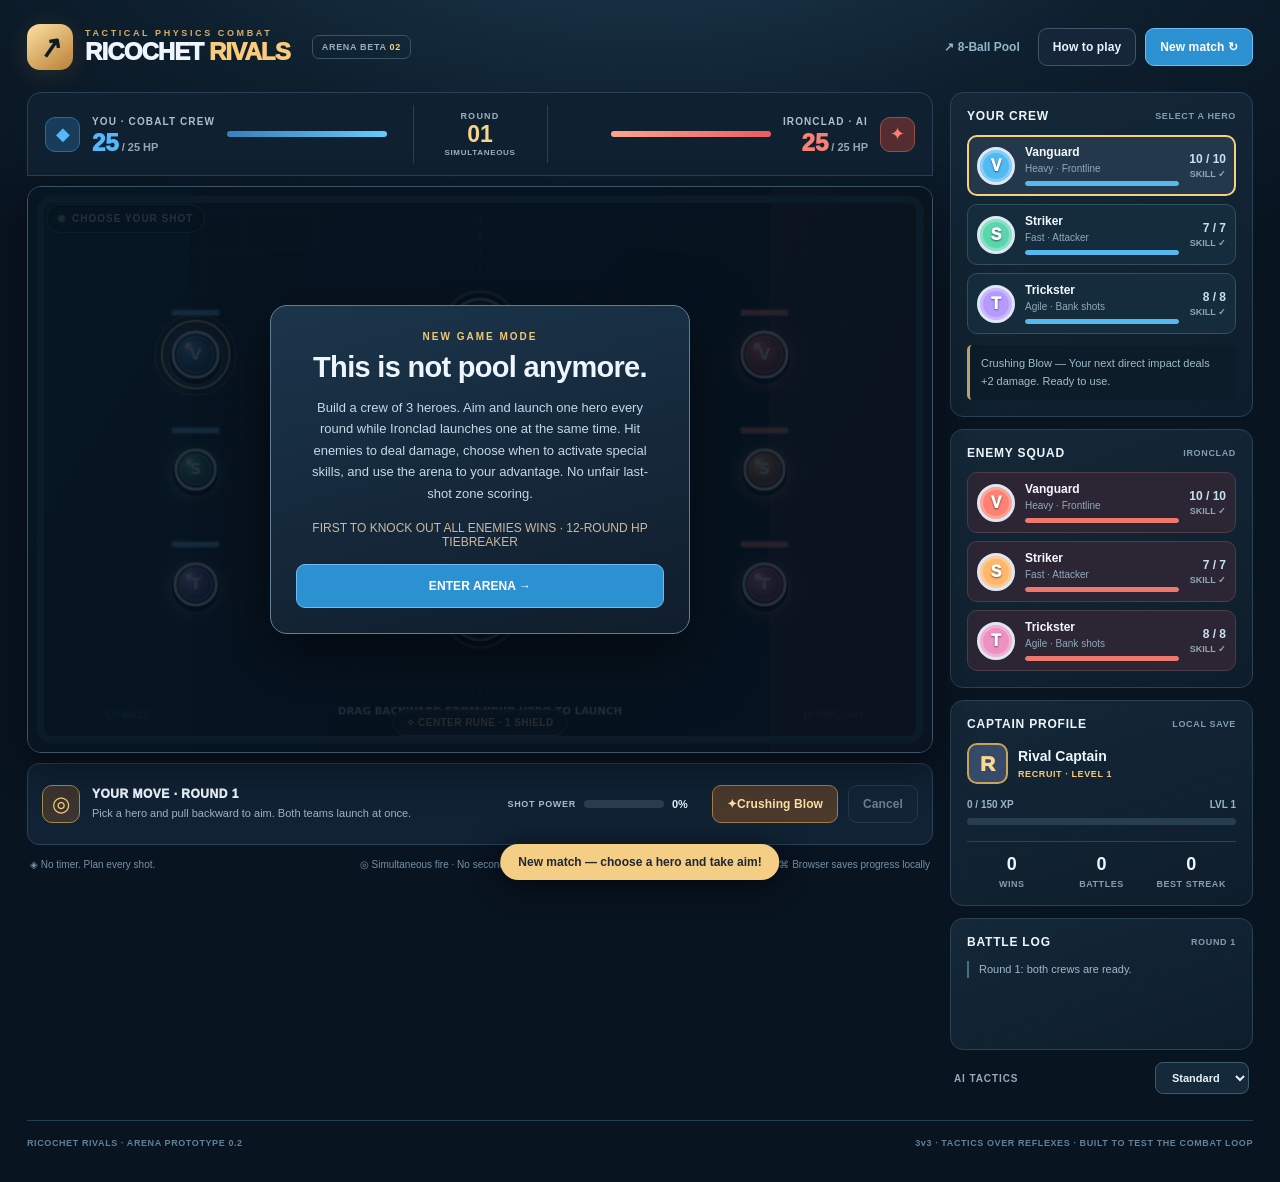
<file: index.html>
<!doctype html>
<html lang="en">
<head>
<meta charset="utf-8"><meta name="viewport" content="width=device-width,initial-scale=1">
<meta name="theme-color" content="#0a1421">
<meta name="description" content="Ricochet Rivals: a simultaneous-turn tactical physics battler.">
<title>Ricochet Rivals — Arena Battler</title>
<link rel="stylesheet" href="./styles.css">
<script defer src="./game.js"></script>
</head>
<body>
<div class="site-shell">
  <header class="topbar">
    <div class="brand"><div class="brand-icon"><span>↗</span></div><div><div class="overline">TACTICAL PHYSICS COMBAT</div><h1>RICOCHET <em>RIVALS</em></h1></div><span class="version">ARENA BETA <b>02</b></span></div>
    <div class="top-actions"><a href="./classic.html" class="subtle-link" title="Play 8-ball pool against the AI">↗ 8-Ball Pool</a><button class="button quiet" id="rulesBtn">How to play</button><button class="button accent" id="newBtn">New match <span>↻</span></button></div>
  </header>
  <main class="layout">
    <section class="battle-column">
      <div class="score-strip">
        <div class="team blue"><span class="team-symbol">◆</span><div><span class="team-tag">YOU · COBALT CREW</span><div class="team-hp"><span id="playerHp">25</span><small id="playerHpMax">/ 25 HP</small></div></div><div class="health-track"><div class="health-fill bluefill" id="playerHealthBar"></div></div></div>
        <div class="round-counter"><span>ROUND</span><b id="roundNum">01</b><span id="roundMode">SIMULTANEOUS</span></div>
        <div class="team red"><div class="health-track"><div class="health-fill redfill" id="enemyHealthBar"></div></div><div><span class="team-tag">IRONCLAD · AI</span><div class="team-hp"><span id="enemyHp">25</span><small id="enemyHpMax">/ 25 HP</small></div></div><span class="team-symbol">✦</span></div>
      </div>
      <div class="arena-box" id="arenaBox">
        <canvas id="arena" width="960" height="600" aria-label="Tactical game arena with draggable hero discs"></canvas>
        <div class="arena-badge"><i></i> <span id="phaseBadge">CHOOSE YOUR SHOT</span></div>
        <div id="centerBadge" class="center-badge">✧ CENTER RUNE · 1 SHIELD</div>
        <div class="modal-backdrop hidden" id="modal">
          <div class="modal">
            <div class="eyebrow" id="modalTag">ARENA BRIEFING</div>
            <h2 id="modalTitle">How to play</h2>
            <p id="modalBody">Pick a hero, drag backward and release. Your shot and the AI's launch at the same time. Collisions deal damage. Defeat the other crew.</p>
            <div id="modalStats" class="modal-stats"></div>
            <button class="button accent modal-action" id="modalButton">LET'S FIGHT →</button>
          </div>
        </div>
      </div>
      <div class="control-deck">
        <div class="status-area"><div class="status-icon" id="statusIcon">◎</div><div><div class="status-heading" id="statusTitle">YOUR MOVE — CHOOSE A HERO</div><div class="status-caption" id="statusText">Select a hero disc or roster card. Drag backward to aim your shot.</div></div></div>
        <div class="control-actions">
          <div class="power-group"><span>SHOT POWER</span><div class="power-track"><div id="powerBar" class="power-bar"></div></div><b id="powerPercent">0%</b></div>
          <button id="skillBtn" class="button skill-button" disabled><span id="skillSymbol">✦</span><span id="skillLabel">Select a hero</span></button>
          <button id="cancelBtn" class="button quiet" disabled>Cancel</button>
        </div>
      </div>
      <div class="bottom-notes"><span>◈ No timer. Plan every shot.</span><span>◎ Simultaneous fire · No second-turn advantage</span><span>⌘ Browser saves progress locally</span></div>
    </section>
    <aside class="sidebar">
      <section class="panel hero-panel">
        <div class="panel-title"><h2>YOUR CREW</h2><span class="tiny-label">SELECT A HERO</span></div>
        <div id="heroRoster" class="roster"></div>
        <div class="tip" id="selectedTip">Each hero has a unique strength and a cooldown ability. Select a disc to see its skill.</div>
      </section>
      <section class="panel">
        <div class="panel-title"><h2>ENEMY SQUAD</h2><span class="tiny-label">IRONCLAD</span></div>
        <div id="enemyRoster" class="roster enemy-roster"></div>
      </section>
      <section class="panel profile-panel">
        <div class="panel-title"><h2>CAPTAIN PROFILE</h2><span class="tiny-label">LOCAL SAVE</span></div>
        <div class="profile-row"><div class="profile-avatar">R</div><div><b>Rival Captain</b><span id="profileRank">RECRUIT · LEVEL 1</span></div></div>
        <div class="xp-head"><span id="xpCount">0 / 150 XP</span><span id="profileLevel">LVL 1</span></div>
        <div class="xp-track"><div id="xpBar"></div></div>
        <div class="profile-stats"><div><strong id="profileWins">0</strong><span>WINS</span></div><div><strong id="profileGames">0</strong><span>BATTLES</span></div><div><strong id="profileStreak">0</strong><span>BEST STREAK</span></div></div>
      </section>
      <section class="panel">
        <div class="panel-title"><h2>BATTLE LOG</h2><span class="tiny-label" id="logRound">ROUND 1</span></div>
        <div id="battleLog" class="battle-log" aria-live="polite"><p>Your crew has entered the arena.</p></div>
      </section>
      <div class="difficulty"><label for="difficulty">AI TACTICS</label><select id="difficulty"><option value="casual">Casual</option><option value="standard" selected>Standard</option><option value="expert">Expert</option></select></div>
    </aside>
  </main>
  <footer class="footer"><span>RICOCHET RIVALS · ARENA PROTOTYPE 0.2</span><span>3v3 · TACTICS OVER REFLEXES · BUILT TO TEST THE COMBAT LOOP</span></footer>
</div>
<div class="toast" id="toast" role="status" aria-live="polite"></div>
</body></html>
</file>
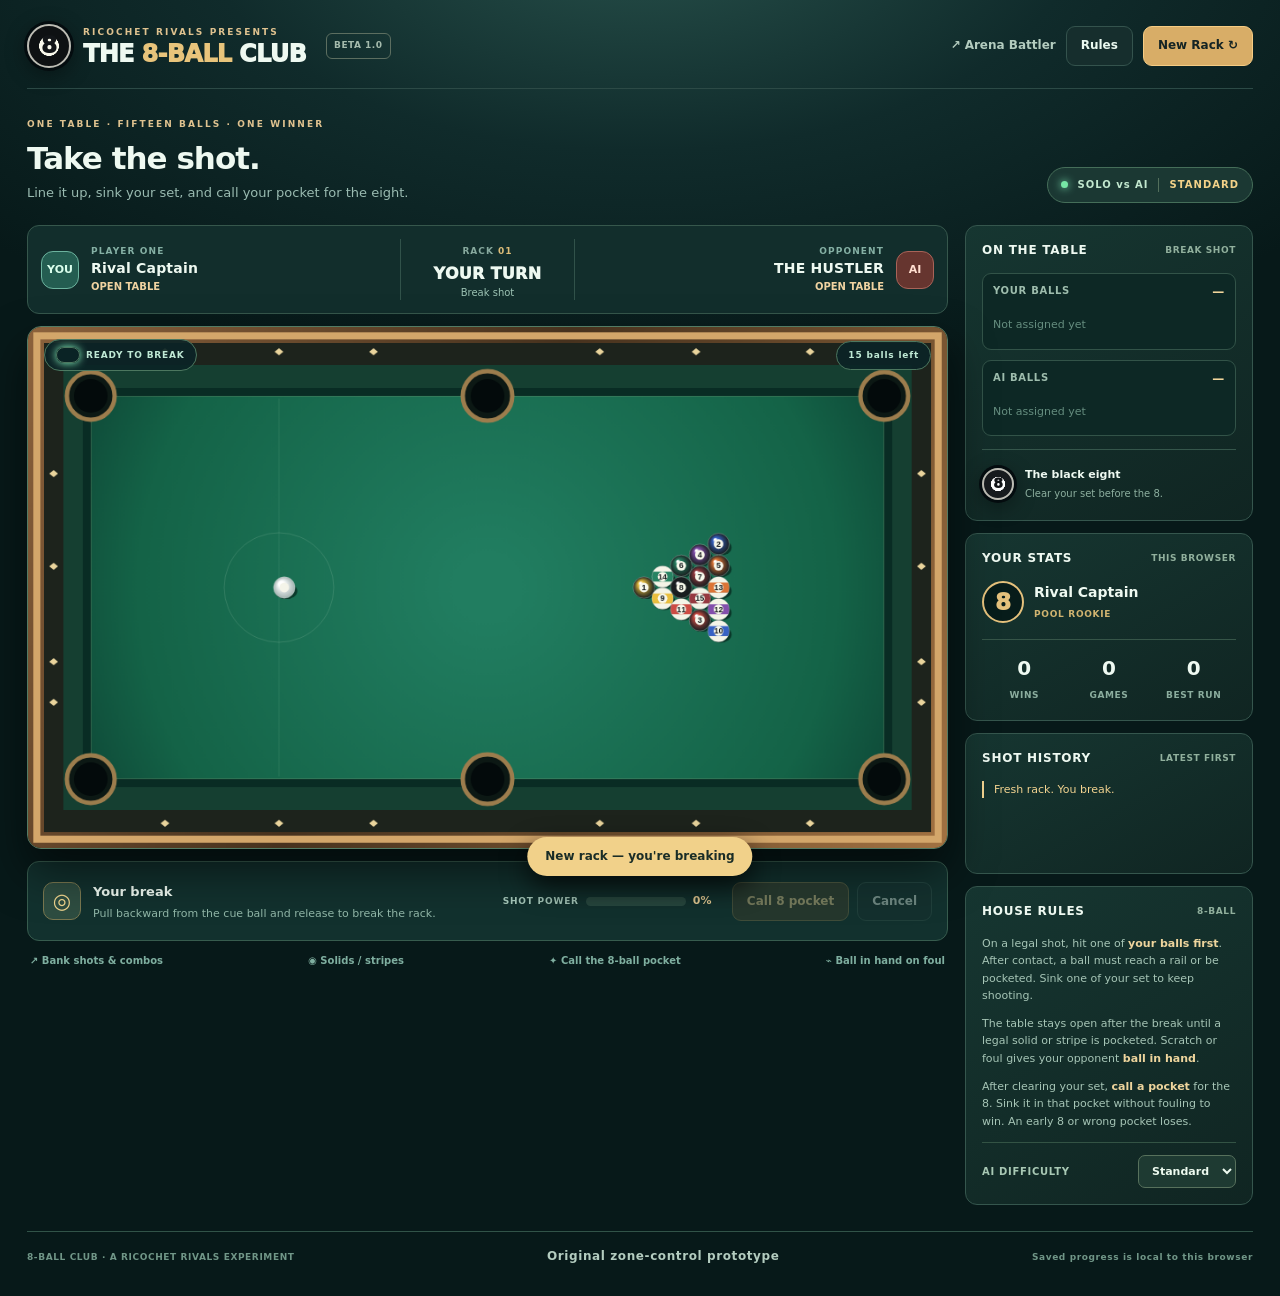
<file: classic.html>
<!doctype html>
<html lang="en"><head><meta charset="utf-8"><meta name="viewport" content="width=device-width, initial-scale=1">
<meta name="theme-color" content="#071b1b"><meta name="description" content="Ricochet 8-Ball: play a complete game of 8-ball pool against the computer.">
<title>Ricochet 8-Ball — Play Pool</title><link rel="stylesheet" href="./pool.css"><script defer src="./pool.js"></script></head>
<body><div class="shell">
<header class="topbar">
  <div class="brand"><span class="brandball">8</span><div><div class="eyebrow">RICOCHET RIVALS PRESENTS</div><h1>THE <em>8-BALL</em> CLUB</h1></div><span class="build">BETA 1.0</span></div>
  <nav><a href="./index.html" class="link">↗ Arena Battler</a><button class="button ghost" id="rulesBtn">Rules</button><button class="button primary" id="newBtn">New Rack ↻</button></nav>
</header>
<div class="hero-copy"><div><span class="eyebrow">ONE TABLE · FIFTEEN BALLS · ONE WINNER</span><h2>Take the shot.</h2><p>Line it up, sink your set, and call your pocket for the eight.</p></div><div class="match-chip"><span class="pulse"></span><span>SOLO vs AI</span><b id="difficultyChip">STANDARD</b></div></div>
<main class="layout">
  <section class="main-stage">
    <div class="scorestrip">
      <div class="contestant player"><span class="player-avatar">YOU</span><div><small>PLAYER ONE</small><strong>Rival Captain</strong><span class="group-text" id="humanGroup">OPEN TABLE</span></div></div>
      <div class="scoremiddle"><span class="label">RACK <b id="rackNumber">01</b></span><div class="turntitle" id="turnTitle">YOUR BREAK</div><div class="turnsub" id="turnSub">Drag back from the cue ball</div></div>
      <div class="contestant computer"><div><small>OPPONENT</small><strong>THE HUSTLER</strong><span class="group-text" id="aiGroup">OPEN TABLE</span></div><span class="player-avatar red">AI</span></div>
    </div>
    <div class="table-frame">
      <canvas id="poolCanvas" width="1040" height="590" aria-label="Eight-ball pool table. Pull backward from the white cue ball to aim and shoot."></canvas>
      <div class="table-hud"><span id="tablePhase"><span class="signal"></span> READY TO BREAK</span><span id="ballCount">15 balls left</span></div>
      <div class="call-overlay hidden" id="callHelp">Choose the pocket where you'll sink the eight • Click a glowing pocket</div>
      <div class="overlay hidden" id="overlay"><div class="overlay-card"><span class="eyebrow" id="overlayTag">MATCH COMPLETE</span><h2 id="overlayHeading">You win.</h2><p id="overlayBody">Run it back?</p><div class="overlay-score" id="overlayScore"></div><button class="button primary" id="overlayButton">PLAY AGAIN ↻</button></div></div>
    </div>
    <div class="shot-panel">
      <div class="shot-message"><span class="shot-icon" id="statusIcon">◎</span><div><strong id="statusTitle">Your break</strong><p id="statusDescription">Pull backward from the white cue ball to set angle and power, then release.</p></div></div>
      <div class="shot-controls"><div class="power"><small>SHOT POWER</small><div class="power-rail"><div id="powerFill"></div></div><strong id="powerValue">0%</strong></div><button class="button call" id="callBtn" disabled>Call 8 pocket</button><button class="button ghost" id="resetAim" disabled>Cancel</button></div>
    </div>
    <div class="quick-tips"><span>↗ Bank shots & combos</span><span>◉ Solids / stripes</span><span>✦ Call the 8-ball pocket</span><span>⌁ Ball in hand on foul</span></div>
  </section>
  <aside class="sidebar">
    <section class="panel"><div class="panel-heading"><h3>ON THE TABLE</h3><span class="tiny" id="turnBadge">BREAK SHOT</span></div>
      <div class="sets"><div class="setbox"><div class="set-label"><span>YOUR BALLS</span><b id="playerLeft">—</b></div><div id="playerSet" class="ballrow"></div></div><div class="setbox"><div class="set-label"><span>AI BALLS</span><b id="aiLeft">—</b></div><div id="aiSet" class="ballrow"></div></div></div>
      <div class="eight-info"><span class="eight-mini">8</span><div><strong id="eightTitle">The black eight</strong><p id="eightDescription">Clear your set before sinking the 8.</p></div></div>
    </section>
    <section class="panel"><div class="panel-heading"><h3>YOUR STATS</h3><span class="tiny">THIS BROWSER</span></div>
      <div class="profile"><div class="profile-mark">8</div><div><strong>Rival Captain</strong><small id="rank">POOL ROOKIE</small></div></div>
      <div class="stats"><div><b id="wins">0</b><small>WINS</small></div><div><b id="matches">0</b><small>GAMES</small></div><div><b id="bestRun">0</b><small>BEST RUN</small></div></div>
    </section>
    <section class="panel"><div class="panel-heading"><h3>SHOT HISTORY</h3><span class="tiny">LATEST FIRST</span></div><div class="feed" id="feed" aria-live="polite"></div></section>
    <section class="panel rules-panel"><div class="panel-heading"><h3>HOUSE RULES</h3><span class="tiny">8-BALL</span></div>
       <p>On a legal shot, hit one of <strong>your balls first</strong>. After contact, a ball must reach a rail or be pocketed. Sink one of your set to keep shooting.</p>
       <p>The table stays open after the break until a legal solid or stripe is pocketed. Scratch or foul gives your opponent <strong>ball in hand</strong>.</p>
       <p>After clearing your set, <strong>call a pocket</strong> for the 8. Sink it in that pocket without fouling to win. An early 8 or wrong pocket loses.</p>
       <div class="select-row"><label for="difficulty">AI DIFFICULTY</label><select id="difficulty"><option value="casual">Casual</option><option value="standard" selected>Standard</option><option value="expert">Expert</option></select></div>
    </section>
  </aside>
</main><footer><span>8-BALL CLUB · A RICOCHET RIVALS EXPERIMENT</span><a href="./zone-classic.html">Original zone-control prototype</a><span>Saved progress is local to this browser</span></footer>
</div><div class="toast" id="toast" role="status" aria-live="polite"></div>
</body></html>
</file>
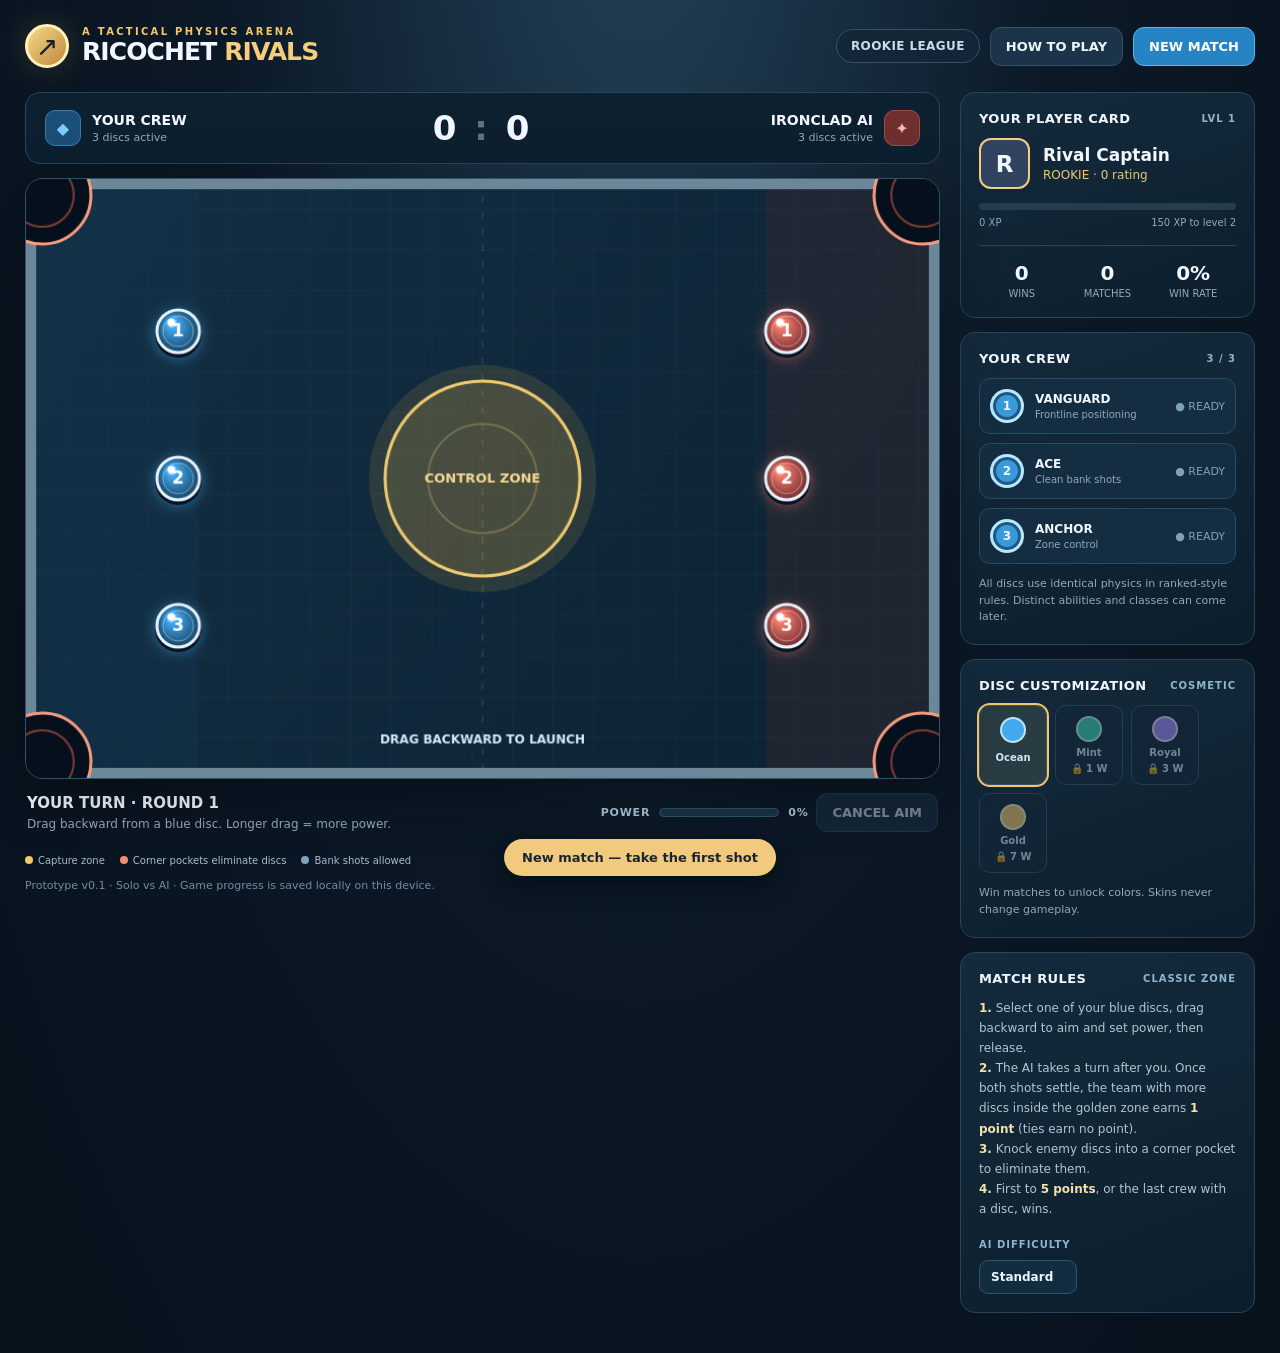
<file: zone-classic.html>
<!doctype html>
<html lang="en">
<head>
<meta charset="utf-8">
<meta name="viewport" content="width=device-width, initial-scale=1">
<meta name="theme-color" content="#08131e">
<meta name="description" content="Ricochet Rivals: a turn-based physics arena strategy game.">
<title>Ricochet Rivals — Arena Prototype</title>
<style>
:root{color-scheme:dark;--bg:#08131e;--panel:#101f30;--panel2:#172b3e;--stroke:#2a455a;--muted:#91a9b9;--text:#f2f7ff;--gold:#f5c66d;--blue:#48adf7;--red:#ff786c}
*{box-sizing:border-box}body{margin:0;background:radial-gradient(ellipse at 50% -15%,#24435a 0%,#0b1826 48%,#08131e 90%);font-family:Inter,ui-sans-serif,system-ui,-apple-system,BlinkMacSystemFont,"Segoe UI",sans-serif;color:var(--text);min-height:100vh}
button,select{font:inherit}button{cursor:pointer}button:disabled{opacity:.45;cursor:not-allowed}.shell{max-width:1430px;margin:auto;padding:24px 25px 40px}.topbar{display:flex;align-items:center;justify-content:space-between;gap:20px;margin-bottom:24px;flex-wrap:wrap}.brand{display:flex;align-items:center;gap:13px}.mark{display:grid;place-items:center;width:44px;height:44px;font-size:27px;color:#111d29;border:3px solid #fff2bb;border-radius:50%;background:linear-gradient(135deg,#f5d98a,#c2873c);box-shadow:0 0 30px #dba94d33}.eyebrow{font-size:10px;font-weight:800;letter-spacing:2.3px;color:var(--gold);text-transform:uppercase}.brand h1{margin:1px 0 0;font-size:25px;line-height:1.1;letter-spacing:-.9px}.topactions{display:flex;align-items:center;gap:10px}.pill{font-size:12px;font-weight:750;letter-spacing:.4px;color:#cbdbea;border:1px solid #34536b;border-radius:999px;padding:9px 14px;background:#122638}.btn{border:1px solid #35526a;border-radius:11px;padding:11px 15px;color:#ecf8ff;font-size:13px;font-weight:800;background:#1b3449;transition:background .15s,transform .15s}.btn:hover:not(:disabled){background:#2d4a62;transform:translateY(-1px)}.btn.primary{border-color:#5daff4;background:#2784c4;color:#fff}.btn.primary:hover{background:#379adf}.layout{display:grid;grid-template-columns:minmax(0,1fr) 295px;gap:20px}.stage{min-width:0}.scorebar{display:grid;grid-template-columns:1fr auto 1fr;align-items:center;background:#0d2030;border:1px solid var(--stroke);border-radius:15px;padding:15px 19px;margin-bottom:14px}.competitor{display:flex;align-items:center;gap:11px}.competitor.away{justify-content:flex-end;text-align:right}.team-icon{width:36px;height:36px;display:grid;place-items:center;border-radius:10px;font-weight:900;background:#1b4f77;color:#7dcdff;border:1px solid #377cb1}.away .team-icon{background:#6d302f;color:#ffb5ad;border-color:#a24b46}.teamname{font-size:14px;font-weight:850}.subtitle{font-size:11px;color:var(--muted);margin-top:3px}.score{font-size:34px;letter-spacing:3px;font-weight:900;font-variant-numeric:tabular-nums}.score span{color:#587286}.board-wrap{position:relative;border:1px solid #31526a;border-radius:18px;background:#091929;overflow:hidden;box-shadow:0 14px 60px #0005}.board-wrap canvas{display:block;width:100%;height:auto;touch-action:none;cursor:crosshair}.board-overlay{position:absolute;inset:0;display:flex;align-items:center;justify-content:center;pointer-events:none;background:#05131dcc}.board-overlay.hidden{display:none}.overlay-panel{background:#112638f4;border:1px solid #54728b;border-radius:18px;padding:28px 30px;max-width:min(88%,370px);text-align:center;box-shadow:0 18px 45px #0007;pointer-events:auto}.overlay-panel .big{font-size:34px;font-weight:900;letter-spacing:-1px}.overlay-panel p{color:#b8ccdc;font-size:14px;line-height:1.55}.statusbar{min-height:64px;display:flex;align-items:center;justify-content:space-between;gap:15px;padding:14px 2px}.turn-label{font-size:15px;font-weight:850}.turn-detail{font-size:12px;margin-top:5px;color:var(--muted)}.powerbox{display:flex;align-items:center;gap:9px;color:#a9c4d6;font-size:11px;font-weight:800;letter-spacing:.8px}.power-track{height:9px;width:120px;border-radius:99px;background:#18334a;overflow:hidden;border:1px solid #31536a}.power-fill{height:100%;width:0;background:linear-gradient(90deg,#48bced,#f8d575,#f08564);border-radius:99px;transition:width .08s}.side{display:flex;flex-direction:column;gap:14px}.card{background:linear-gradient(160deg,#142b3d,#0c1e2c);border:1px solid var(--stroke);border-radius:15px;padding:18px}.card h2{font-size:13px;letter-spacing:.4px;margin:0 0 15px}.section-head{display:flex;justify-content:space-between;align-items:center;margin-bottom:12px}.section-head h2{margin:0}.small-tag{font-size:10px;letter-spacing:1px;text-transform:uppercase;color:#8eb5cc;font-weight:800}.profile{display:flex;align-items:center;gap:13px}.avatar{width:51px;height:51px;border:2px solid #f1ce82;background:#30445f;border-radius:12px;display:grid;place-items:center;font-weight:900;font-size:23px}.profile-name{font-weight:850;font-size:17px}.rank{color:#e9c87e;font-size:12px;margin-top:3px}.xp-track{height:7px;border-radius:99px;background:#243e50;overflow:hidden;margin-top:14px}.xp-fill{background:#70b8f4;width:0;height:100%;border-radius:99px}.xp-label{display:flex;justify-content:space-between;color:var(--muted);font-size:10px;margin-top:7px}.stats{display:grid;grid-template-columns:repeat(3,1fr);margin-top:17px;border-top:1px solid #2b4658;padding-top:15px;text-align:center}.stat-value{font-size:20px;font-weight:900;font-variant-numeric:tabular-nums}.stat-key{font-size:10px;color:var(--muted);margin-top:3px}.roster{display:flex;flex-direction:column;gap:9px}.crewline{display:flex;align-items:center;gap:11px;background:#152d40;border:1px solid #294b62;border-radius:11px;padding:10px}.mini-disc{width:34px;height:34px;border-radius:50%;background:#399ad9;display:grid;place-items:center;border:3px solid #b9e7ff;font-size:12px;font-weight:900;box-shadow:inset 0 0 0 3px #225780}.crewtitle{font-size:12px;font-weight:850}.crewdesc{font-size:10px;color:var(--muted);margin-top:3px}.crewright{margin-left:auto;color:#80a2b9;font-size:11px}.custom-row{display:flex;gap:8px;flex-wrap:wrap}.skin{display:grid;place-items:center;gap:5px;border:1px solid #365369;background:#132638;color:#d1e5f3;border-radius:11px;min-width:68px;padding:10px 8px;font-size:10px;font-weight:800}.skin .swatch{border:2px solid #ffffffaa;border-radius:50%;width:26px;height:26px}.skin.active{outline:2px solid var(--gold);background:#293b43}.skin.locked{opacity:.5}.rules{font-size:12px;line-height:1.68;color:#b1c5d3;margin:0}.rules strong{color:#f2e0a9}.footer{margin-top:13px;color:#6f8da4;font-size:11px}.toast{position:fixed;left:50%;bottom:24px;transform:translate(-50%,30px);opacity:0;pointer-events:none;background:#f1ca7e;color:#1c2430;padding:11px 18px;border-radius:99px;font-size:13px;font-weight:850;box-shadow:0 8px 25px #0007;transition:.25s;z-index:10}.toast.visible{opacity:1;transform:translate(-50%,0)}.controls{display:flex;gap:8px;flex-wrap:wrap;align-items:center}.legend{display:flex;gap:15px;flex-wrap:wrap;font-size:10px;color:#a4bdce;margin-top:9px}.dot{display:inline-block;width:8px;height:8px;border-radius:50%;margin-right:5px}.muted{color:var(--muted)}select{appearance:none;border-radius:9px;padding:9px 22px 9px 11px;border:1px solid #35536a;background:#132d40;color:#ecf7ff;font-size:12px;font-weight:700}.version{font-size:10px;color:#7193aa;text-align:right;margin-top:4px}@media(max-width:940px){.layout{grid-template-columns:1fr}.side{display:grid;grid-template-columns:repeat(2,minmax(0,1fr));align-items:start}}@media(max-width:600px){.shell{padding:14px 11px 32px}.topbar{margin-bottom:16px}.brand h1{font-size:20px}.topactions{width:100%;justify-content:space-between}.pill{padding:8px 9px;font-size:10px}.scorebar{padding:12px 10px}.teamname{font-size:12px}.team-icon{width:29px;height:29px}.score{font-size:25px}.subtitle{font-size:9px}.side{display:flex}.statusbar{flex-direction:column;align-items:stretch;gap:12px}.powerbox{justify-content:space-between}.board-wrap{border-radius:11px}.card{padding:15px}}
</style>
</head>
<body>
<div class="shell">
  <header class="topbar">
    <div class="brand"><div class="mark">↗</div><div><div class="eyebrow">A tactical physics arena</div><h1>RICOCHET <span style="color:#f6cc7d">RIVALS</span></h1></div></div>
    <div class="topactions"><span class="pill" id="rankPill">ROOKIE LEAGUE</span><button class="btn" id="helpButton">HOW TO PLAY</button><button class="btn primary" id="newGame">NEW MATCH</button></div>
  </header>
  <main class="layout">
    <section class="stage">
      <div class="scorebar">
        <div class="competitor"><div class="team-icon">◆</div><div><div class="teamname">YOUR CREW</div><div class="subtitle" id="playerStatus">3 discs active</div></div></div>
        <div class="score" id="scoreboard">0 <span>:</span> 0</div>
        <div class="competitor away"><div><div class="teamname">IRONCLAD AI</div><div class="subtitle" id="aiStatus">3 discs active</div></div><div class="team-icon">✦</div></div>
      </div>
      <div class="board-wrap">
        <canvas id="arena" width="900" height="590" aria-label="Turn-based physics arena: drag your blue discs to take a shot"></canvas>
        <div class="board-overlay hidden" id="overlay"><div class="overlay-panel"><div class="eyebrow" id="overlayEyebrow">MATCH COMPLETE</div><div class="big" id="overlayTitle">Victory!</div><p id="overlayText">Well played.</p><button class="btn primary" id="overlayButton">PLAY AGAIN</button></div></div>
      </div>
      <div class="statusbar">
        <div><div class="turn-label" id="turnLabel">YOUR TURN — choose a disc</div><div class="turn-detail" id="turnDetail">Drag backward from a blue disc, then release to shoot.</div></div>
        <div class="controls"><div class="powerbox">POWER<div class="power-track"><div class="power-fill" id="powerFill"></div></div><span id="powerNumber">0%</span></div><button class="btn" id="resetShot" disabled>CANCEL AIM</button></div>
      </div>
      <div class="legend"><span><span class="dot" style="background:#f2c86a"></span>Capture zone</span><span><span class="dot" style="background:#f58d72"></span>Corner pockets eliminate discs</span><span><span class="dot" style="background:#7da2b9"></span>Bank shots allowed</span></div>
      <div class="footer">Prototype v0.1 · Solo vs AI · Game progress is saved locally on this device.</div>
    </section>
    <aside class="side">
      <div class="card"><div class="section-head"><h2>YOUR PLAYER CARD</h2><span class="small-tag" id="levelTag">LVL 1</span></div><div class="profile"><div class="avatar" id="avatar">R</div><div><div class="profile-name">Rival Captain</div><div class="rank" id="rankText">Rookie · 0 rating</div></div></div><div class="xp-track"><div class="xp-fill" id="xpFill"></div></div><div class="xp-label"><span id="xpLeft">0 XP</span><span id="xpRight">100 XP to level 2</span></div><div class="stats"><div><div class="stat-value" id="wins">0</div><div class="stat-key">WINS</div></div><div><div class="stat-value" id="played">0</div><div class="stat-key">MATCHES</div></div><div><div class="stat-value" id="winrate">0%</div><div class="stat-key">WIN RATE</div></div></div></div>
      <div class="card"><div class="section-head"><h2>YOUR CREW</h2><span class="small-tag">3 / 3</span></div><div class="roster"><div class="crewline"><div class="mini-disc">1</div><div><div class="crewtitle">VANGUARD</div><div class="crewdesc">Frontline positioning</div></div><div class="crewright">● READY</div></div><div class="crewline"><div class="mini-disc">2</div><div><div class="crewtitle">ACE</div><div class="crewdesc">Clean bank shots</div></div><div class="crewright">● READY</div></div><div class="crewline"><div class="mini-disc">3</div><div><div class="crewtitle">ANCHOR</div><div class="crewdesc">Zone control</div></div><div class="crewright">● READY</div></div></div><p class="muted" style="font-size:11px;line-height:1.5;margin:12px 0 0">All discs use identical physics in ranked-style rules. Distinct abilities and classes can come later.</p></div>
      <div class="card"><div class="section-head"><h2>DISC CUSTOMIZATION</h2><span class="small-tag">COSMETIC</span></div><div class="custom-row" id="skinSelector"></div><p class="muted" style="font-size:11px;line-height:1.6;margin:11px 0 0">Win matches to unlock colors. Skins never change gameplay.</p></div>
      <div class="card"><div class="section-head"><h2>MATCH RULES</h2><span class="small-tag">CLASSIC ZONE</span></div><p class="rules"><strong>1.</strong> Select one of your blue discs, drag backward to aim and set power, then release.<br><strong>2.</strong> The AI takes a turn after you. Once both shots settle, the team with more discs inside the golden zone earns <strong>1 point</strong> (ties earn no point).<br><strong>3.</strong> Knock enemy discs into a corner pocket to eliminate them.<br><strong>4.</strong> First to <strong>5 points</strong>, or the last crew with a disc, wins.</p><div style="margin-top:14px"><label class="small-tag" for="difficulty">AI DIFFICULTY</label><div style="margin-top:8px"><select id="difficulty"><option value="casual">Casual</option><option value="standard" selected>Standard</option><option value="expert">Expert</option></select></div></div></div>
    </aside>
  </main>
</div>
<div class="toast" id="toast" role="status" aria-live="polite"></div>
<script>
(function(){
"use strict";
const W=900,H=590,R=21,POCKET=43,ZONE={x:450,y:295,r:96};
const canvas=document.getElementById("arena"),ctx=canvas.getContext("2d");
const el=id=>document.getElementById(id);
const keys={save:"ricochet-rivals-profile-v1"};
const palette=[{id:"ocean",name:"Ocean",color:"#42a9f1",unlock:0},{id:"mint",name:"Mint",color:"#3cd3ae",unlock:1},{id:"royal",name:"Royal",color:"#a38bff",unlock:3},{id:"gold",name:"Gold",color:"#f2c467",unlock:7}];
let profile={wins:0,played:0,xp:0,rating:0,skin:"ocean"};
try{const p=JSON.parse(localStorage.getItem(keys.save));if(p&&typeof p==="object")profile={...profile,...p}}catch(_){}
profile.wins=Math.max(0,Number(profile.wins)||0);profile.played=Math.max(0,Number(profile.played)||0);profile.xp=Math.max(0,Number(profile.xp)||0);profile.rating=Math.max(0,Number(profile.rating)||0);
let discs=[],phase="player",scores=[0,0],round=1,selected=null,aim=null,moveAge=0,aiWait=0,gameOver=false,lastTime=0,accumulator=0,toastTimeout=null,started=false;
const clamp=(v,a,b)=>Math.max(a,Math.min(b,v));
const dist=(a,b)=>Math.hypot(a.x-b.x,a.y-b.y);
const playerColor=()=>palette.find(s=>s.id===profile.skin)?.color||palette[0].color;
function save(){try{localStorage.setItem(keys.save,JSON.stringify(profile))}catch(_){}}
function rank(){return profile.rating>=1200?"CHAMPION":profile.rating>=800?"DIAMOND":profile.rating>=500?"GOLD":profile.rating>=250?"SILVER":"ROOKIE"}
function refreshProfile(){
 const level=1+Math.floor(profile.xp/150),into=profile.xp%150;
 el("wins").textContent=profile.wins;el("played").textContent=profile.played;el("winrate").textContent=(profile.played?Math.round(profile.wins/profile.played*100):0)+"%";
 el("levelTag").textContent="LVL "+level;el("xpFill").style.width=(into/150*100)+"%";el("xpLeft").textContent=into+" XP";el("xpRight").textContent=(150-into)+" XP to level "+(level+1);
 el("rankPill").textContent=rank()+" LEAGUE";el("rankText").textContent=rank()+" · "+profile.rating+" rating";
 el("avatar").textContent=profile.skin==="gold"?"★":profile.skin==="mint"?"✦":profile.skin==="royal"?"◆":"R";
 const list=el("skinSelector");list.innerHTML="";
 palette.forEach(s=>{const unlocked=profile.wins>=s.unlock;const b=document.createElement("button");b.className="skin"+(profile.skin===s.id?" active":"")+(unlocked?"":" locked");b.innerHTML='<span class="swatch" style="background:'+s.color+'"></span><span>'+s.name+'</span><span>'+(unlocked?"":"🔒 "+s.unlock+" W")+'</span>';b.disabled=!unlocked;b.title=unlocked?"Equip "+s.name:"Win "+s.unlock+" matches to unlock";b.addEventListener("click",()=>{profile.skin=s.id;save();refreshProfile();toast("Equipped "+s.name+" skin");});list.appendChild(b)});
}
function toast(s){const t=el("toast");t.textContent=s;t.classList.add("visible");clearTimeout(toastTimeout);toastTimeout=setTimeout(()=>t.classList.remove("visible"),2300)}
function makeDisc(id,team,x,y){return{id,team,x,y,vx:0,vy:0,r:R,alive:true}}
function reset(){
 discs=[makeDisc(1,0,150,150),makeDisc(2,0,150,295),makeDisc(3,0,150,440),makeDisc(1,1,750,150),makeDisc(2,1,750,295),makeDisc(3,1,750,440)];
 scores=[0,0];round=1;phase="player";selected=null;aim=null;gameOver=false;started=true;moveAge=0;aiWait=0;el("overlay").classList.add("hidden");updateUI();toast("New match — take the first shot");
}
function updateUI(){
 el("scoreboard").innerHTML=scores[0]+' <span>:</span> '+scores[1];
 el("playerStatus").textContent=discs.filter(d=>d.team===0&&d.alive).length+" discs active";
 el("aiStatus").textContent=discs.filter(d=>d.team===1&&d.alive).length+" discs active";
 el("resetShot").disabled=!aim;
 el("powerFill").style.width=aim?Math.round(clamp(Math.hypot(aim.x-aim.disc.x,aim.y-aim.disc.y)/145,0,1)*100)+"%":"0%";
 el("powerNumber").textContent=aim?Math.round(clamp(Math.hypot(aim.x-aim.disc.x,aim.y-aim.disc.y)/145,0,1)*100)+"%":"0%";
 if(gameOver){el("turnLabel").textContent="MATCH COMPLETE";el("turnDetail").textContent="Start a new match to play again."}
 else if(phase==="player"){el("turnLabel").textContent="YOUR TURN · ROUND "+round;el("turnDetail").textContent="Drag backward from a blue disc. Longer drag = more power."}
 else if(phase==="moving"){el("turnLabel").textContent="SHOT IN MOTION";el("turnDetail").textContent="Watch the rebounds and where the discs settle."}
 else{el("turnLabel").textContent="IRONCLAD IS THINKING";el("turnDetail").textContent="The AI is lining up its shot."}
}
function point(e){const box=canvas.getBoundingClientRect();return{x:(e.clientX-box.left)*W/box.width,y:(e.clientY-box.top)*H/box.height}}
function findDisc(p,team){return discs.filter(d=>d.alive&&d.team===team).sort((a,b)=>dist(p,a)-dist(p,b))[0]}
canvas.addEventListener("pointerdown",e=>{
 if(phase!=="player"||gameOver)return;const p=point(e),d=findDisc(p,0);
 if(!d||dist(p,d)>d.r+14)return;
 selected=d;aim={disc:d,x:p.x,y:p.y};try{canvas.setPointerCapture(e.pointerId)}catch(_){}updateUI();
});
canvas.addEventListener("pointermove",e=>{if(!aim||phase!=="player")return;const p=point(e);aim.x=p.x;aim.y=p.y;updateUI()});
function launch(d,dx,dy){
 let length=Math.hypot(dx,dy);
 if(length<8)return false;
 const power=clamp(length/145,0,1);
 const speed=2.2+power*12.8;
 d.vx=dx/length*speed;d.vy=dy/length*speed;
 selected=null;aim=null;phase="moving";moveAge=0;updateUI();return true;
}
canvas.addEventListener("pointerup",e=>{
 if(!aim||phase!=="player")return;
 const p=point(e);const d=aim.disc;
 // Slingshot: pulling toward the opposite direction of intended travel.
 aim=null;selected=null;
 if(!launch(d,d.x-p.x,d.y-p.y))toast("Drag farther to take a shot");
 updateUI();
});
canvas.addEventListener("pointercancel",()=>{aim=null;selected=null;updateUI()});
el("resetShot").addEventListener("click",()=>{aim=null;selected=null;updateUI()});
el("newGame").addEventListener("click",reset);el("overlayButton").addEventListener("click",reset);
el("difficulty").addEventListener("change",()=>{toast("AI difficulty: "+el("difficulty").value)});
el("helpButton").addEventListener("click",()=>{if(gameOver)return;el("overlayEyebrow").textContent="GAME RULES";el("overlayTitle").textContent="Control the zone";el("overlayText").textContent="Drag backward from a blue disc to aim and release. Each side shoots once per round. The side with more discs in the gold circle scores 1 point. Corner pockets eliminate discs. First to 5 points wins.";el("overlayButton").textContent="CONTINUE MATCH";el("overlay").classList.remove("hidden");el("overlayButton").onclick=()=>{el("overlay").classList.add("hidden");el("overlayButton").onclick=null;el("overlayButton").textContent="PLAY AGAIN";};});
function physicsStep(){
 const friction=.986;
 for(const d of discs){
  if(!d.alive)continue;
  d.x+=d.vx;d.y+=d.vy;d.vx*=friction;d.vy*=friction;
  if(Math.abs(d.vx)<.035)d.vx=0;if(Math.abs(d.vy)<.035)d.vy=0;
  const pockets=[[16,16],[W-16,16],[16,H-16],[W-16,H-16]];
  if(pockets.some(p=>dist(d,{x:p[0],y:p[1]})<POCKET)){d.alive=false;d.vx=0;d.vy=0;continue}
  // Walls have corner pocket openings.
  if(d.x<d.r){d.x=d.r;d.vx=Math.abs(d.vx)*.88}
  if(d.x>W-d.r){d.x=W-d.r;d.vx=-Math.abs(d.vx)*.88}
  if(d.y<d.r){d.y=d.r;d.vy=Math.abs(d.vy)*.88}
  if(d.y>H-d.r){d.y=H-d.r;d.vy=-Math.abs(d.vy)*.88}
 }
 // Equal-mass circle impulse and position correction.
 for(let i=0;i<discs.length;i++)for(let j=i+1;j<discs.length;j++){
  const a=discs[i],b=discs[j];if(!a.alive||!b.alive)continue;
  let dx=b.x-a.x,dy=b.y-a.y,d=Math.hypot(dx,dy),min=a.r+b.r;
  if(d>=min)continue;
  if(d<.00001){dx=.001;dy=0;d=.001}
  const nx=dx/d,ny=dy/d,overlap=min-d;
  a.x-=nx*overlap*.5;b.x+=nx*overlap*.5;a.y-=ny*overlap*.5;b.y+=ny*overlap*.5;
  const relative=(b.vx-a.vx)*nx+(b.vy-a.vy)*ny;
  if(relative<0){const impulse=-(1+.92)*relative/2;a.vx-=impulse*nx;a.vy-=impulse*ny;b.vx+=impulse*nx;b.vy+=impulse*ny}
 }
}
function active(team){return discs.filter(d=>d.alive&&d.team===team)}
function checkLastCrew(){if(!active(0).length&& !active(1).length){endGame(null,"Both crews were eliminated.");return true}if(!active(1).length){endGame(0,"You eliminated the entire opposing crew.");return true}if(!active(0).length){endGame(1,"Your entire crew was eliminated.");return true}return false}
function finishMotion(){
 if(checkLastCrew())return;
 if(currentShooter===0){phase="ai";aiWait=.55;updateUI();return}
 // Both sides have taken their shot: score the control zone.
 const inside=t=>active(t).filter(d=>dist(d,ZONE)<=ZONE.r-d.r*.25).length;
 const p=inside(0),a=inside(1);
 if(p>a){scores[0]++;toast("Zone controlled! +1 point")}else if(a>p){scores[1]++;toast("Ironclad controls the zone. +1 point")}else toast("Contested zone — no points");
 if(scores[0]>=5){endGame(0,"First to 5 points. Great positioning!");return}
 if(scores[1]>=5){endGame(1,"Ironclad reached 5 points.");return}
 round++;phase="player";updateUI();
}
let currentShooter=0;
function aiTakeTurn(){
 if(gameOver||phase!=="ai")return;
 const mine=active(1),enemies=active(0);
 if(!mine.length){endGame(0,"Ironclad ran out of discs.");return}
 const difficulty=el("difficulty").value;
 const error=difficulty==="casual"?.31:difficulty==="expert"?.055:.14;
 // Pick shot with simple tactical heuristic: reposition toward center if losing zone, otherwise disrupt enemy inside zone.
 const scoreDisc=d=>dist(d,ZONE);
 let best=null;
 for(const d of mine){
  const inZone=scoreDisc(d)<ZONE.r-R;
  for(const target of [ZONE,...enemies]){
   if(target===ZONE&&inZone)continue;
   const vx=target.x-d.x,vy=target.y-d.y,range=Math.hypot(vx,vy);
   if(range<10)continue;
   let value=(target===ZONE?65:50)-(range*.045);
   if(target!==ZONE&&scoreDisc(target)<ZONE.r+R)value+=30;
   if(inZone)value-=40;
   if(!best||value>best.value)best={d,vx,vy,range,value,target};
  }
 }
 if(!best){best={d:mine[0],vx:ZONE.x-mine[0].x,vy:ZONE.y-mine[0].y,range:dist(mine[0],ZONE)}}
 const angle=Math.atan2(best.vy,best.vx)+(Math.random()-.5)*error*2;
 // Calibrated power for sliding, moderated by distance.
 const power=clamp(.32+best.range/900, .33, .84);
 const speed=2.2+power*12.8;
 best.d.vx=Math.cos(angle)*speed;best.d.vy=Math.sin(angle)*speed;
 currentShooter=1;phase="moving";moveAge=0;updateUI();
}
function endGame(winner,reason){
 gameOver=true;phase="done";aim=null;selected=null;
 if(winner!==null){
  profile.played++;profile.xp+=(winner===0?100:35);profile.rating=Math.max(0,profile.rating+(winner===0?35:-12));
  if(winner===0)profile.wins++;
  save();refreshProfile();
 }
 el("overlayEyebrow").textContent=winner===0?"VICTORY":winner===1?"DEFEAT":"DRAW";
 el("overlayTitle").textContent=winner===0?"You won!":winner===1?"Ironclad wins":"It's a draw";
 el("overlayText").textContent=reason+(winner===0?" You earned 100 XP and 35 rating.":winner===1?" You earned 35 XP.":"");
 el("overlayButton").textContent="PLAY AGAIN";el("overlayButton").onclick=null;el("overlay").classList.remove("hidden");updateUI();
}
function draw(){
 ctx.clearRect(0,0,W,H);
 const bg=ctx.createLinearGradient(0,0,W,H);bg.addColorStop(0,"#142f43");bg.addColorStop(1,"#0c2233");ctx.fillStyle=bg;ctx.fillRect(0,0,W,H);
 ctx.strokeStyle="#ffffff08";ctx.lineWidth=1;for(let x=40;x<W;x+=40){ctx.beginPath();ctx.moveTo(x,0);ctx.lineTo(x,H);ctx.stroke()}for(let y=30;y<H;y+=40){ctx.beginPath();ctx.moveTo(0,y);ctx.lineTo(W,y);ctx.stroke()}
 ctx.fillStyle="#12344b77";ctx.fillRect(0,0,170,H);ctx.fillStyle="#69312633";ctx.fillRect(W-170,0,170,H);
 ctx.strokeStyle="#84a2b029";ctx.lineWidth=2;ctx.setLineDash([7,9]);ctx.beginPath();ctx.moveTo(W/2,0);ctx.lineTo(W/2,H);ctx.stroke();ctx.setLineDash([]);
 ctx.beginPath();ctx.arc(ZONE.x,ZONE.y,ZONE.r+16,0,Math.PI*2);ctx.fillStyle="#e9bf4720";ctx.fill();
 ctx.beginPath();ctx.arc(ZONE.x,ZONE.y,ZONE.r,0,Math.PI*2);ctx.fillStyle="#e7b94b25";ctx.fill();ctx.strokeStyle="#eec970";ctx.lineWidth=3;ctx.stroke();
 ctx.beginPath();ctx.arc(ZONE.x,ZONE.y,ZONE.r*.56,0,Math.PI*2);ctx.strokeStyle="#f2c97944";ctx.lineWidth=2;ctx.stroke();
 ctx.fillStyle="#f7d896";ctx.font="bold 13px system-ui";ctx.textAlign="center";ctx.fillText("CONTROL ZONE",ZONE.x,ZONE.y+4);
 // Arena rim and pocket holes.
 ctx.strokeStyle="#6b8798";ctx.lineWidth=10;ctx.strokeRect(5,5,W-10,H-10);
 for(const [x,y] of [[16,16],[W-16,16],[16,H-16],[W-16,H-16]]){ctx.beginPath();ctx.arc(x,y,POCKET+5,0,Math.PI*2);ctx.fillStyle="#05101c";ctx.fill();ctx.strokeStyle="#f49b7e";ctx.lineWidth=3;ctx.stroke();ctx.beginPath();ctx.arc(x,y,POCKET-12,0,Math.PI*2);ctx.strokeStyle="#803d39";ctx.lineWidth=2;ctx.stroke()}
 // Selected disc and its live aim vector.
 if(aim){const d=aim.disc,dx=d.x-aim.x,dy=d.y-aim.y,len=Math.hypot(dx,dy),nx=dx/Math.max(len,.0001),ny=dy/Math.max(len,.0001),range=clamp(len/145,0,1);
  ctx.save();ctx.setLineDash([9,9]);ctx.lineWidth=3;ctx.strokeStyle="#f6d47b";ctx.beginPath();ctx.moveTo(d.x,d.y);ctx.lineTo(d.x+nx*(80+range*155),d.y+ny*(80+range*155));ctx.stroke();ctx.setLineDash([]);ctx.strokeStyle="#fff4c2";ctx.lineWidth=2;ctx.beginPath();ctx.arc(d.x,d.y,R+10,0,Math.PI*2);ctx.stroke();ctx.beginPath();ctx.moveTo(d.x,d.y);ctx.lineTo(aim.x,aim.y);ctx.strokeStyle="#f6d47b99";ctx.stroke();ctx.restore();
 }
 discs.forEach(d=>{
  if(!d.alive)return;
  const color=d.team===0?playerColor():"#f47b69";
  ctx.save();ctx.shadowColor=color+"88";ctx.shadowBlur=13;ctx.beginPath();ctx.arc(d.x,d.y+3,d.r+2,0,Math.PI*2);ctx.fillStyle="#061423";ctx.fill();ctx.shadowBlur=0;
  const gradient=ctx.createRadialGradient(d.x-7,d.y-9,3,d.x,d.y,d.r);gradient.addColorStop(0,"#ffffff");gradient.addColorStop(.12,color);gradient.addColorStop(1,d.team===0?"#174666":"#752e34");
  ctx.beginPath();ctx.arc(d.x,d.y,d.r,0,Math.PI*2);ctx.fillStyle=gradient;ctx.fill();ctx.lineWidth=3;ctx.strokeStyle="#e7f2fa";ctx.stroke();
  ctx.beginPath();ctx.arc(d.x,d.y,d.r-6,0,Math.PI*2);ctx.strokeStyle="#ffffff65";ctx.lineWidth=1;ctx.stroke();
  ctx.fillStyle="#ffffff";ctx.font="900 17px system-ui";ctx.textAlign="center";ctx.textBaseline="middle";ctx.fillText(d.id,d.x,d.y+1);ctx.restore();
 });
 if(phase==="player"){ctx.fillStyle="#d6e7f5";ctx.textAlign="center";ctx.font="700 12px system-ui";ctx.fillText("DRAG BACKWARD TO LAUNCH",W/2,H-34)}
}
function frame(time){
 const dt=Math.min((time-lastTime)/1000||0,.05);lastTime=time;
 if(started&&!gameOver){
  if(phase==="moving"){
   accumulator+=dt;moveAge+=dt;
   while(accumulator>=1/60){physicsStep();accumulator-=1/60}
   const still=discs.every(d=>!d.alive||(Math.abs(d.vx)<.04&&Math.abs(d.vy)<.04));
   if((still&&moveAge>.2)||moveAge>12){discs.forEach(d=>{d.vx=0;d.vy=0});finishMotion()}
  }else if(phase==="ai"){aiWait-=dt;if(aiWait<=0)aiTakeTurn()}
 }
 draw();requestAnimationFrame(frame);
}
function playerLaunchPointerFix(){/* Explicitly register the shooter on every player launch. */}
canvas.addEventListener("pointerup",()=>{},false);
// Set the shooter before the player releases their shot.
canvas.addEventListener("pointerdown",e=>{if(phase==="player"){const p=point(e),d=findDisc(p,0);if(d&&dist(p,d)<d.r+14)currentShooter=0}},false);
refreshProfile();reset();requestAnimationFrame(frame);
})();
</script>
</body>
</html>
</file>
<file: styles.css>
:root{color-scheme:dark;--bg:#081321;--panel:#101e2b;--panel2:#162738;--stroke:#2b4155;--stroke-light:#3b576c;--text:#eef5fc;--muted:#8ca4b8;--blue:#54b9fa;--red:#fa8073;--gold:#facb7a}
*{box-sizing:border-box}html{scroll-behavior:smooth}body{margin:0;min-height:100vh;background:radial-gradient(ellipse 76% 41% at 50% -12%,#204056 0%,#0d1e2c 60%,#091421 100%);color:var(--text);font-family:Inter,ui-sans-serif,-apple-system,BlinkMacSystemFont,"Segoe UI",sans-serif}button,select{font:inherit}button{cursor:pointer}button:disabled{opacity:.43;cursor:not-allowed}button:focus-visible,a:focus-visible,select:focus-visible{outline:2px solid #f6cd83;outline-offset:3px}.site-shell{max-width:1490px;margin:auto;padding:24px 27px 34px}.topbar{display:flex;justify-content:space-between;align-items:center;gap:12px;margin-bottom:22px;flex-wrap:wrap}.brand{display:flex;align-items:center;gap:12px}.brand-icon{height:46px;width:46px;border-radius:13px;background:linear-gradient(145deg,#fce1a2,#ba7f36);color:#0d1b28;display:grid;place-items:center;font-weight:950;font-size:28px;box-shadow:0 3px 25px #dba95024}.brand-icon span{transform:rotate(-10deg)}.brand h1{font-size:24px;letter-spacing:-.9px;margin:1px 0 0;line-height:1.1;font-weight:950}.brand h1 em{color:var(--gold);font-style:normal}.overline{color:#d9ad64;letter-spacing:2.6px;font-size:9px;font-weight:900}.version{border:1px solid #3c5365;padding:6px 9px;border-radius:7px;font-size:9px;color:#9aaec2;letter-spacing:.7px;font-weight:850;margin-left:10px}.version b{color:#f4ce85}.top-actions{display:flex;gap:9px;align-items:center}.subtle-link{color:#94b4c7;font-weight:700;font-size:12px;text-decoration:none;padding:9px}.subtle-link:hover{color:#f6d795}.button{border:1px solid #3c566a;background:#1b3142;color:#e8f4ff;padding:11px 14px;border-radius:9px;font-weight:850;font-size:12px;letter-spacing:.1px;transition:background .13s,transform .13s}.button:hover:not(:disabled){background:#2e4b5e;transform:translateY(-1px)}.button.accent{background:#2c91d1;border-color:#6ebcf3;color:white}.button.accent:hover{background:#3bacef}.button.quiet{background:#142638}.button.skill-button{background:#2a3240;border-color:#786950;white-space:nowrap}.button.skill-button.ready{color:#ffe0a5;border-color:#a38044;background:#4b392c}.button.skill-button.active{color:#14212c;background:#f5ca7b;border-color:#fff0c2}.layout{display:grid;grid-template-columns:minmax(0,1fr) 303px;gap:17px}.battle-column{min-width:0}.score-strip{background:#0f2130;border:1px solid var(--stroke);border-radius:14px 14px 0 0;min-height:84px;display:grid;grid-template-columns:1fr 135px 1fr;padding:12px 17px;margin-bottom:10px;gap:12px}.team{display:flex;align-items:center;gap:12px;min-width:0}.team.blue{color:var(--blue)}.team.red{justify-content:flex-end;text-align:right;color:var(--red)}.team-symbol{height:35px;min-width:35px;display:grid;place-items:center;background:#183c59;border:1px solid #276e98;border-radius:10px;font-size:18px}.team.red .team-symbol{background:#552d30;border-color:#944f4b}.team-tag{font-size:10px;letter-spacing:1.1px;font-weight:850;color:#a9c0cd;white-space:nowrap}.team-hp{white-space:nowrap;font-size:24px;font-weight:950;line-height:1.15}.team-hp small{font-size:11px;font-weight:700;color:#92a7b8;margin-left:3px}.health-track{height:6px;background:#2a3d4b;border-radius:99px;overflow:hidden;flex:1;min-width:50px;max-width:160px}.health-fill{width:100%;height:100%;transition:width .32s}.bluefill{background:linear-gradient(90deg,#367fbe,#67cafd)}.redfill{background:linear-gradient(90deg,#fda48d,#e95c5f)}.round-counter{text-align:center;display:flex;flex-direction:column;align-items:center;justify-content:center;border-right:1px solid #294050;border-left:1px solid #294050}.round-counter span{color:#9bb0bf;font-size:9px;font-weight:850;letter-spacing:1.25px}.round-counter b{font-size:23px;color:#fad38b;line-height:1.2}.round-counter span:last-child{font-size:8px;letter-spacing:.7px}.arena-box{position:relative;overflow:hidden;border-radius:14px;border:1px solid #37566c;box-shadow:0 15px 40px #0007;background:#0a1b29;touch-action:pan-y}.arena-box canvas{width:100%;height:auto;display:block;touch-action:none;cursor:crosshair}.arena-badge{position:absolute;top:17px;left:18px;display:flex;align-items:center;gap:7px;border:1px solid #4d738c;background:#0e2539df;color:#d1eeff;border-radius:99px;font-weight:800;font-size:10px;letter-spacing:1px;padding:8px 11px;pointer-events:none}.arena-badge i{display:block;background:#6cdaaf;border-radius:50%;width:7px;height:7px;box-shadow:0 0 12px #70e3ac}.center-badge{position:absolute;bottom:16px;left:50%;transform:translateX(-50%);color:#e3c78b;background:#172b35e0;border:1px solid #6e654c;border-radius:99px;padding:7px 13px;white-space:nowrap;font-size:10px;font-weight:850;letter-spacing:.45px;pointer-events:none}.control-deck{margin-top:10px;display:flex;align-items:center;justify-content:space-between;gap:15px;padding:14px 14px;background:#102234;border:1px solid var(--stroke);border-radius:12px;min-height:82px;flex-wrap:wrap}.status-area{display:flex;align-items:center;gap:12px;min-width:220px;flex:1}.status-icon{min-width:38px;width:38px;height:38px;display:grid;place-items:center;border:1px solid #a18c51;color:#f4d081;background:#3b342f;border-radius:10px;font-size:21px}.status-heading{font-size:12px;font-weight:950;letter-spacing:.5px}.status-caption{color:#9ab3c5;font-size:11px;line-height:1.5;margin-top:4px;max-width:490px}.control-actions{display:flex;align-items:center;gap:10px;flex-wrap:wrap}.power-group{display:flex;align-items:center;gap:8px;color:#a6bfd0}.power-group>span{font-size:9px;font-weight:850;letter-spacing:.7px;white-space:nowrap}.power-group>b{font-size:11px;min-width:30px;color:#e2f4ff}.power-track{width:80px;background:#2a3e4e;height:8px;border-radius:99px;overflow:hidden}.power-bar{width:0;height:100%;background:linear-gradient(90deg,#54c8da,#f0d37a,#f18b69);border-radius:99px}.bottom-notes{display:flex;justify-content:space-between;gap:15px;flex-wrap:wrap;color:#7392a7;font-size:10px;margin:14px 3px 0}.sidebar{display:flex;flex-direction:column;gap:12px}.panel{background:linear-gradient(160deg,#142838 0%,#0e1d2b 100%);border:1px solid var(--stroke);border-radius:13px;padding:16px}.panel-title{display:flex;align-items:center;justify-content:space-between;gap:8px;margin-bottom:12px}.panel-title h2{margin:0;color:#eef6fb;font-size:12px;letter-spacing:.8px;font-weight:900}.tiny-label{font-size:9px;color:#809eb3;font-weight:850;letter-spacing:.65px;white-space:nowrap}.roster{display:flex;flex-direction:column;gap:8px}.hero-card{display:flex;width:100%;align-items:center;text-align:left;gap:10px;padding:9px;border:1px solid #324f63;border-radius:10px;background:#152c3d;color:#f4f8fe;transition:border-color .15s,background .15s}.hero-card.selectable:hover{background:#254357;border-color:#5aa5d3}.hero-card.selected{background:#23394b;border:2px solid #f5d084;padding:8px}.hero-card.dead{opacity:.38;filter:grayscale(.7)}.hero-card.enemy{cursor:default;background:#2c2634;border-color:#503b48}.disc-icon{height:38px;min-width:38px;width:38px;border-radius:50%;display:grid;place-items:center;font-weight:950;color:#fff;border:3px solid #dfe7f3;box-shadow:inset 0 0 0 3px #ffffff45;font-size:16px;text-shadow:0 1px 2px #0008}.hero-main{flex:1;min-width:0}.hero-name{display:flex;align-items:center;gap:5px;font-size:12px;font-weight:850}.hero-role{color:#8fa9b9;font-size:10px;margin-top:4px}.hero-hp-track{margin-top:7px;height:5px;width:100%;border-radius:12px;background:#304354;overflow:hidden}.hero-hp-track>span{display:block;height:100%;background:#55b8ee;border-radius:12px}.enemy .hero-hp-track>span{background:#ee786b}.hero-num{text-align:right;font-size:12px;font-weight:900;color:#c5e1f2;min-width:37px}.hero-num span{display:block;font-size:9px;color:#90a6b6;font-weight:700;margin-top:3px}.tip{font-size:11px;line-height:1.6;margin-top:11px;color:#a0bdcd;background:#0c1c29;border-left:3px solid #c2a566;border-radius:5px;padding:10px 11px}.profile-row{display:flex;align-items:center;gap:10px}.profile-avatar{height:41px;width:41px;border-radius:10px;background:#364a6a;border:2px solid #c9a45e;color:#fbd990;display:grid;place-items:center;font-weight:950;font-size:21px}.profile-row b{display:block;font-size:14px}.profile-row span{display:block;font-size:9px;color:#f6c977;margin-top:5px;letter-spacing:.6px;font-weight:850}.xp-head{display:flex;justify-content:space-between;margin-top:15px;color:#98b5c9;font-size:10px;font-weight:750}.xp-track{height:7px;background:#263e4f;border-radius:99px;overflow:hidden;margin-top:8px}.xp-track>div{height:100%;width:0;background:linear-gradient(90deg,#397cbe,#8ed7fa)}.profile-stats{display:grid;grid-template-columns:repeat(3,1fr);margin-top:16px;border-top:1px solid #2b4354;padding-top:12px;text-align:center}.profile-stats strong{display:block;font-size:18px}.profile-stats span{display:block;color:#849eb0;font-weight:750;font-size:9px;margin-top:4px;letter-spacing:.55px}.battle-log{font-size:11px;color:#9fb9cb;line-height:1.55;min-height:72px;max-height:125px;overflow-y:auto}.battle-log p{margin:0 0 7px;padding-left:10px;border-left:2px solid #486e84}.battle-log p.log-damage{border-color:#eb8a75;color:#e3c6bb}.battle-log p.log-success{border-color:#71d3a7;color:#bdebd3}.difficulty{display:flex;justify-content:space-between;align-items:center;gap:8px;padding:0 4px;color:#94abc0}.difficulty label{font-size:10px;font-weight:900;letter-spacing:.9px}.difficulty select{background:#142a3a;border:1px solid #3d596d;color:#e9f2fb;border-radius:8px;padding:8px 12px;font-size:11px;font-weight:750}.footer{display:flex;justify-content:space-between;gap:10px;color:#628098;font-size:9px;letter-spacing:.6px;font-weight:750;margin-top:26px;padding-top:17px;border-top:1px solid #243e52;flex-wrap:wrap}.modal-backdrop{position:absolute;inset:0;display:flex;align-items:center;justify-content:center;background:#05101cd9;z-index:4;padding:18px}.modal-backdrop.hidden{display:none}.modal{background:linear-gradient(165deg,#1b354b,#101d2c);border:1px solid #637e92;border-radius:17px;padding:25px 25px;max-width:420px;width:100%;box-shadow:0 22px 65px #0008;text-align:center}.modal h2{font-size:29px;letter-spacing:-.7px;margin:9px 0}.modal .eyebrow{font-size:10px;color:#f2c878;letter-spacing:2px;font-weight:900}.modal p{font-size:13px;line-height:1.65;color:#c5d8e4;margin:13px auto 17px;max-width:355px}.modal-action{width:100%;padding:14px!important}.modal-stats{font-size:12px;color:#cbb9a3;margin:0 auto 15px}.toast{position:fixed;left:50%;bottom:20px;transform:translate(-50%,20px);background:#f4ce85;color:#1e2831;font-size:12px;font-weight:850;border-radius:99px;box-shadow:0 5px 30px #000a;padding:11px 18px;opacity:0;pointer-events:none;transition:all .2s;z-index:10}.toast.visible{opacity:1;transform:translate(-50%,0)}
@media(max-width:1140px){.layout{grid-template-columns:minmax(0,1fr) 270px}.team-hp{font-size:19px}.team-tag{font-size:9px}.score-strip{grid-template-columns:1fr 105px 1fr}.health-track{display:none}.control-deck{align-items:stretch}.control-actions{justify-content:space-between;width:100%}}
@media(max-width:900px){.layout{grid-template-columns:1fr}.sidebar{display:grid;grid-template-columns:repeat(2,minmax(0,1fr));align-items:start}.difficulty{grid-column:1/-1}.health-track{display:block}}
@media(max-width:600px){.site-shell{padding:13px 11px 25px}.topbar{margin-bottom:16px}.brand-icon{height:40px;width:40px}.brand h1{font-size:19px}.version{display:none}.top-actions{width:100%;justify-content:space-between}.subtle-link{padding-left:2px}.button{font-size:11px;padding:10px 11px}.score-strip{padding:10px 8px;grid-template-columns:1fr 70px 1fr;gap:5px;min-height:68px}.team{gap:7px}.team-symbol{height:29px;min-width:29px;font-size:13px}.team-tag{font-size:8px;letter-spacing:.3px}.team-hp{font-size:17px}.team-hp small{font-size:9px}.health-track{display:none}.round-counter b{font-size:19px}.round-counter span{font-size:7px}.round-counter span:last-child{font-size:6px}.arena-badge{top:8px;left:8px;font-size:8px;padding:6px 8px}.center-badge{bottom:7px;padding:5px 7px;font-size:7px}.status-heading{font-size:11px}.control-deck{padding:11px}.status-caption{font-size:10px}.control-actions{gap:7px}.power-group{width:100%;justify-content:space-between}.power-track{flex:1;max-width:none}.bottom-notes{font-size:9px}.sidebar{grid-template-columns:1fr}.panel{padding:14px}.modal{padding:17px}.modal h2{font-size:22px}.modal p{font-size:11px}}
</file>
<file: pool.css>
:root{color-scheme:dark;--bg:#071717;--panel:#102626;--panel2:#173532;--line:#2d4a45;--muted:#88aaa0;--white:#eef9f1;--gold:#e8c47b;--teal:#71d3a8}*{box-sizing:border-box}body{margin:0;min-height:100vh;background:radial-gradient(ellipse 70% 36% at 50% -6%,#28524c 0%,#102b2b 49%,#071919 100%);font:14px/1.45 Inter,ui-sans-serif,system-ui,-apple-system,"Segoe UI",sans-serif;color:var(--white)}button,select{font:inherit}button{cursor:pointer}button:disabled{opacity:.4;cursor:not-allowed}button:focus-visible,a:focus-visible,select:focus-visible{outline:2px solid var(--gold);outline-offset:2px}.shell{max-width:1475px;margin:auto;padding:24px 27px 30px}.topbar{display:flex;justify-content:space-between;align-items:center;gap:15px;flex-wrap:wrap;padding-bottom:20px;border-bottom:1px solid #2c4a46}.brand{display:flex;align-items:center;gap:12px}.brandball,.eight-mini{display:grid;place-items:center;border-radius:50%;background:radial-gradient(circle at 28% 21%,#50575b,#080f14 68%);border:2px solid #bdbcb4;color:#121518;text-shadow:none;font-weight:950;box-shadow:0 0 0 3px #040c0f,0 5px 22px #0007}.brandball{width:44px;height:44px;font-size:23px;background:radial-gradient(circle at 50% 50%,#f9f9ec 0 34%,#0e1113 36%)}.brand h1{margin:2px 0 0;line-height:1;font-size:24px;letter-spacing:-.7px;font-weight:950}.brand h1 em{font-style:normal;color:var(--gold)}.eyebrow{font-size:9px;letter-spacing:2.1px;color:#dfc28f;font-weight:900}.build{font-size:9px;letter-spacing:.5px;border:1px solid #5c6e60;border-radius:6px;padding:5px 7px;color:#a5bbad;font-weight:850;margin-left:8px}.topbar nav{display:flex;align-items:center;gap:10px}.link,footer a{color:#b3ccbf;text-decoration:none;font-size:12px;font-weight:700}.link:hover,footer a:hover{color:var(--gold)}.button{background:#23433e;color:#eaf9f0;border:1px solid #41695e;border-radius:9px;padding:10px 14px;font-size:12px;font-weight:850;transition:background .15s}.button:hover:not(:disabled){background:#315e52}.button.primary{background:#d8ad67;border-color:#f6cc83;color:#142424}.button.primary:hover{background:#f0cc87}.button.ghost{background:#162e2d;border-color:#34534d}.button.call{border-color:#827449;background:#41402c;color:#ffdf9b}.button.call.armed{background:#e7c87e;color:#1c251a}.hero-copy{display:flex;justify-content:space-between;align-items:flex-end;gap:10px;margin:23px 0 22px;flex-wrap:wrap}.hero-copy h2{font-weight:900;letter-spacing:-1px;font-size:31px;margin:4px 0 0}.hero-copy p{color:#9abbb1;font-size:13px;margin:3px 0 0}.match-chip{display:flex;align-items:center;gap:9px;background:#1b3833;border:1px solid #456e59;border-radius:99px;padding:10px 13px;font-size:10px;letter-spacing:1px;color:#c2e8cf;font-weight:900}.match-chip b{color:#f4d389;border-left:1px solid #536f5c;padding-left:11px}.pulse,.signal{height:7px;width:7px;background:#76e7a5;border-radius:50%;display:inline-block;box-shadow:0 0 9px #8bffc5}.layout{display:grid;grid-template-columns:minmax(0,1fr) 288px;gap:17px}.main-stage{min-width:0}.scorestrip{display:grid;grid-template-columns:1fr 175px 1fr;background:#122e2c;border:1px solid #36574c;border-radius:12px;margin-bottom:12px;gap:10px;padding:13px}.contestant{display:flex;align-items:center;gap:12px}.contestant.computer{text-align:right;justify-content:flex-end}.contestant small{font-size:9px;color:#85b0a4;letter-spacing:1.1px;display:block;font-weight:850}.contestant strong{display:block;font-size:14px;letter-spacing:.2px}.group-text{color:#f0d3a1;font-size:10px;font-weight:800;display:block;margin-top:2px}.player-avatar{height:38px;width:38px;min-width:38px;border-radius:12px;border:1px solid #6cb39e;background:#245d51;color:#dbffed;display:grid;place-items:center;font-weight:900;font-size:11px}.player-avatar.red{border-color:#a86358;background:#66352f;color:#ffded0}.scoremiddle{border-right:1px solid #31524a;border-left:1px solid #31524a;text-align:center}.scoremiddle .label{font-size:9px;letter-spacing:1px;color:#87a99e;font-weight:850}.scoremiddle .label b{color:#ddbd78}.turntitle{font-size:16px;font-weight:950;letter-spacing:.3px;margin-top:3px}.turnsub{font-size:10px;color:#9dc3b4}.table-frame{border-radius:14px;background:#092521;border:1px solid #537b64;box-shadow:0 22px 45px #0008;position:relative;overflow:hidden}.table-frame canvas{display:block;width:100%;height:auto;touch-action:none;cursor:crosshair}.table-hud{position:absolute;display:flex;align-items:center;justify-content:space-between;gap:6px;left:16px;right:16px;top:12px;pointer-events:none}.table-hud span{background:#0a2426e8;color:#bfe9d5;border:1px solid #4c775f;border-radius:99px;padding:7px 11px;font-size:9px;font-weight:850;letter-spacing:.8px;display:flex;gap:6px;align-items:center}.call-overlay{position:absolute;left:50%;bottom:16px;transform:translateX(-50%);background:#2b2a18ec;border:1px solid #c9ad6f;color:#ffde98;font-size:11px;font-weight:900;padding:9px 14px;border-radius:99px;white-space:nowrap;pointer-events:none;box-shadow:0 4px 15px #0008}.hidden{display:none!important}.overlay{position:absolute;inset:0;background:#03140edb;display:grid;place-items:center;padding:16px}.overlay-card{background:linear-gradient(160deg,#20463e,#0d2423);border:1px solid #73947b;box-shadow:0 24px 50px #0009;border-radius:17px;padding:27px;text-align:center;max-width:400px;width:100%}.overlay-card h2{font-size:30px;letter-spacing:-.7px;margin:10px 0}.overlay-card p{font-size:13px;color:#b5d1c4;line-height:1.65}.overlay-score{color:#efcb80;font-weight:850;font-size:13px;margin:15px}.overlay-card .button{width:100%}.shot-panel{background:#12312e;border:1px solid #375c4e;border-radius:12px;margin-top:12px;padding:15px;display:flex;justify-content:space-between;align-items:center;gap:15px;flex-wrap:wrap;min-height:80px}.shot-message{display:flex;align-items:center;gap:12px;flex:1;min-width:240px}.shot-icon{height:38px;width:38px;border-radius:10px;background:#2e4d41;color:#f1d68e;border:1px solid #7a7850;display:grid;place-items:center;font-size:21px}.shot-message strong{font-size:13px;font-weight:900}.shot-message p{font-size:11px;color:#91b7a8;margin:5px 0 0;max-width:430px}.shot-controls{display:flex;align-items:center;gap:8px;flex-wrap:wrap}.power{display:flex;align-items:center;gap:7px}.power small{font-size:9px;color:#a8cabc;letter-spacing:.8px;font-weight:850}.power strong{min-width:31px;color:#e9cf96;font-size:11px}.power-rail{height:9px;width:100px;background:#28483f;border-radius:99px;overflow:hidden}.power-rail>div{height:100%;width:0;background:linear-gradient(90deg,#5dcba9,#e7ce7d,#ed8b69);border-radius:99px}.quick-tips{display:flex;justify-content:space-between;gap:10px;flex-wrap:wrap;color:#7fafa0;font-size:10px;font-weight:750;padding:13px 3px}.sidebar{display:flex;flex-direction:column;gap:12px}.panel{border:1px solid #35564d;border-radius:12px;background:linear-gradient(150deg,#163631,#102522);padding:16px}.panel-heading{display:flex;align-items:center;justify-content:space-between;gap:8px;margin-bottom:14px}.panel-heading h3{margin:0;font-size:12px;letter-spacing:.75px;font-weight:900}.tiny{font-size:9px;letter-spacing:.6px;font-weight:850;color:#91b09d}.sets{display:flex;flex-direction:column;gap:10px}.setbox{background:#0d2825;border:1px solid #325348;padding:10px;border-radius:9px}.set-label{display:flex;justify-content:space-between;color:#9ebdad;font-size:10px;font-weight:850;letter-spacing:.7px}.set-label b{font-size:12px;color:#f1d69c}.ballrow{display:flex;align-items:center;flex-wrap:wrap;gap:5px;margin-top:10px;min-height:27px}.smallball{width:25px;height:25px;background:var(--ball);border:2px solid #ffffffaf;border-radius:50%;display:grid;place-items:center;color:#fff;text-shadow:0 1px 2px #000;font-weight:900;font-size:10px;box-shadow:inset 0 0 0 3px #ffffff19}.smallball.stripe{background:linear-gradient(to bottom,#f0f0e5 0 25%,var(--ball) 28% 72%,#f0f0e5 75%)}.smallball.potted{opacity:.2;filter:grayscale(1)}.none-yet{font-size:11px;color:#658d7f}.eight-info{display:flex;align-items:center;gap:11px;border-top:1px solid #35564b;margin-top:13px;padding-top:13px}.eight-mini{height:32px;width:32px;min-width:32px;background:radial-gradient(circle at center,#fff 0 35%,#171b1e 37%);font-size:14px}.eight-info strong{font-size:11px}.eight-info p{font-size:10px;color:#8daf9f;margin:3px 0}.profile{display:flex;gap:10px;align-items:center}.profile-mark{height:42px;width:42px;border-radius:50%;border:2px solid #e5c17c;background:#071c1a;display:grid;place-items:center;color:#e5c17c;font-weight:950;font-size:23px}.profile strong{display:block;font-size:14px}.profile small{color:#d1b470;font-size:9px;font-weight:850;letter-spacing:.7px}.stats{display:grid;grid-template-columns:repeat(3,1fr);text-align:center;border-top:1px solid #365548;margin-top:16px;padding-top:14px}.stats b{font-size:20px;display:block}.stats small{font-size:9px;color:#8bad9e;letter-spacing:.6px;font-weight:850}.feed{min-height:76px;max-height:170px;overflow-y:auto}.feed p{border-left:2px solid #5b9477;padding-left:10px;margin:0 0 10px;color:#a7cbb8;line-height:1.55;font-size:11px}.feed p.foul{color:#f9b7a6;border-left-color:#e78872}.feed p.win{color:#f2d390;border-left-color:#f2d390}.rules-panel p{font-size:11px;line-height:1.6;color:#a6c5b6;margin:0 0 10px}.rules-panel strong{color:#eed59d}.select-row{display:flex;justify-content:space-between;align-items:center;border-top:1px solid #335344;padding-top:12px;margin-top:12px}.select-row label{font-size:10px;color:#a8c8b4;font-weight:850;letter-spacing:.7px}.select-row select{border:1px solid #57715c;border-radius:7px;background:#1e3a32;color:#edfaef;font-size:11px;font-weight:800;padding:8px 9px}footer{display:flex;align-items:center;justify-content:space-between;gap:12px;flex-wrap:wrap;color:#709687;border-top:1px solid #315348;font-size:9px;letter-spacing:.6px;font-weight:800;margin-top:26px;padding-top:16px}.toast{position:fixed;z-index:20;left:50%;bottom:24px;transform:translate(-50%,20px);background:#f1d18a;border-radius:99px;color:#1a2d27;box-shadow:0 10px 27px #000b;padding:11px 18px;font-size:12px;font-weight:900;pointer-events:none;transition:.2s;opacity:0}.toast.show{opacity:1;transform:translate(-50%,0)}
@media(max-width:1120px){.layout{grid-template-columns:minmax(0,1fr) 260px}.scorestrip{grid-template-columns:1fr 125px 1fr}.shot-controls{width:100%;justify-content:space-between}}@media(max-width:900px){.layout{grid-template-columns:1fr}.sidebar{display:grid;grid-template-columns:1fr 1fr;align-items:start}.scorestrip{grid-template-columns:1fr 170px 1fr}}@media(max-width:600px){.shell{padding:13px 10px 24px}.brand h1{font-size:19px}.brandball{height:37px;width:37px;font-size:18px}.build{display:none}.topbar nav{width:100%;justify-content:space-between}.hero-copy{margin:18px 0}.hero-copy h2{font-size:25px}.hero-copy p{font-size:11px}.match-chip{font-size:9px}.scorestrip{grid-template-columns:1fr 94px 1fr;gap:4px;padding:9px 7px}.contestant{gap:6px}.contestant strong{font-size:11px}.contestant small{font-size:8px}.group-text{font-size:8px}.player-avatar{height:30px;width:30px;min-width:30px;border-radius:8px;font-size:9px}.turntitle{font-size:11px}.turnsub{font-size:8px}.table-hud{left:8px;right:8px;top:7px}.table-hud span{font-size:7px;padding:5px 7px}.shot-panel{padding:10px}.shot-controls{gap:6px}.power{width:100%}.power-rail{flex:1}.shot-message p{font-size:10px}.sidebar{grid-template-columns:1fr}.call-overlay{white-space:normal;text-align:center;min-width:75%;font-size:9px}.quick-tips{font-size:9px}.overlay-card{padding:18px}.overlay-card h2{font-size:24px}}
</file>
